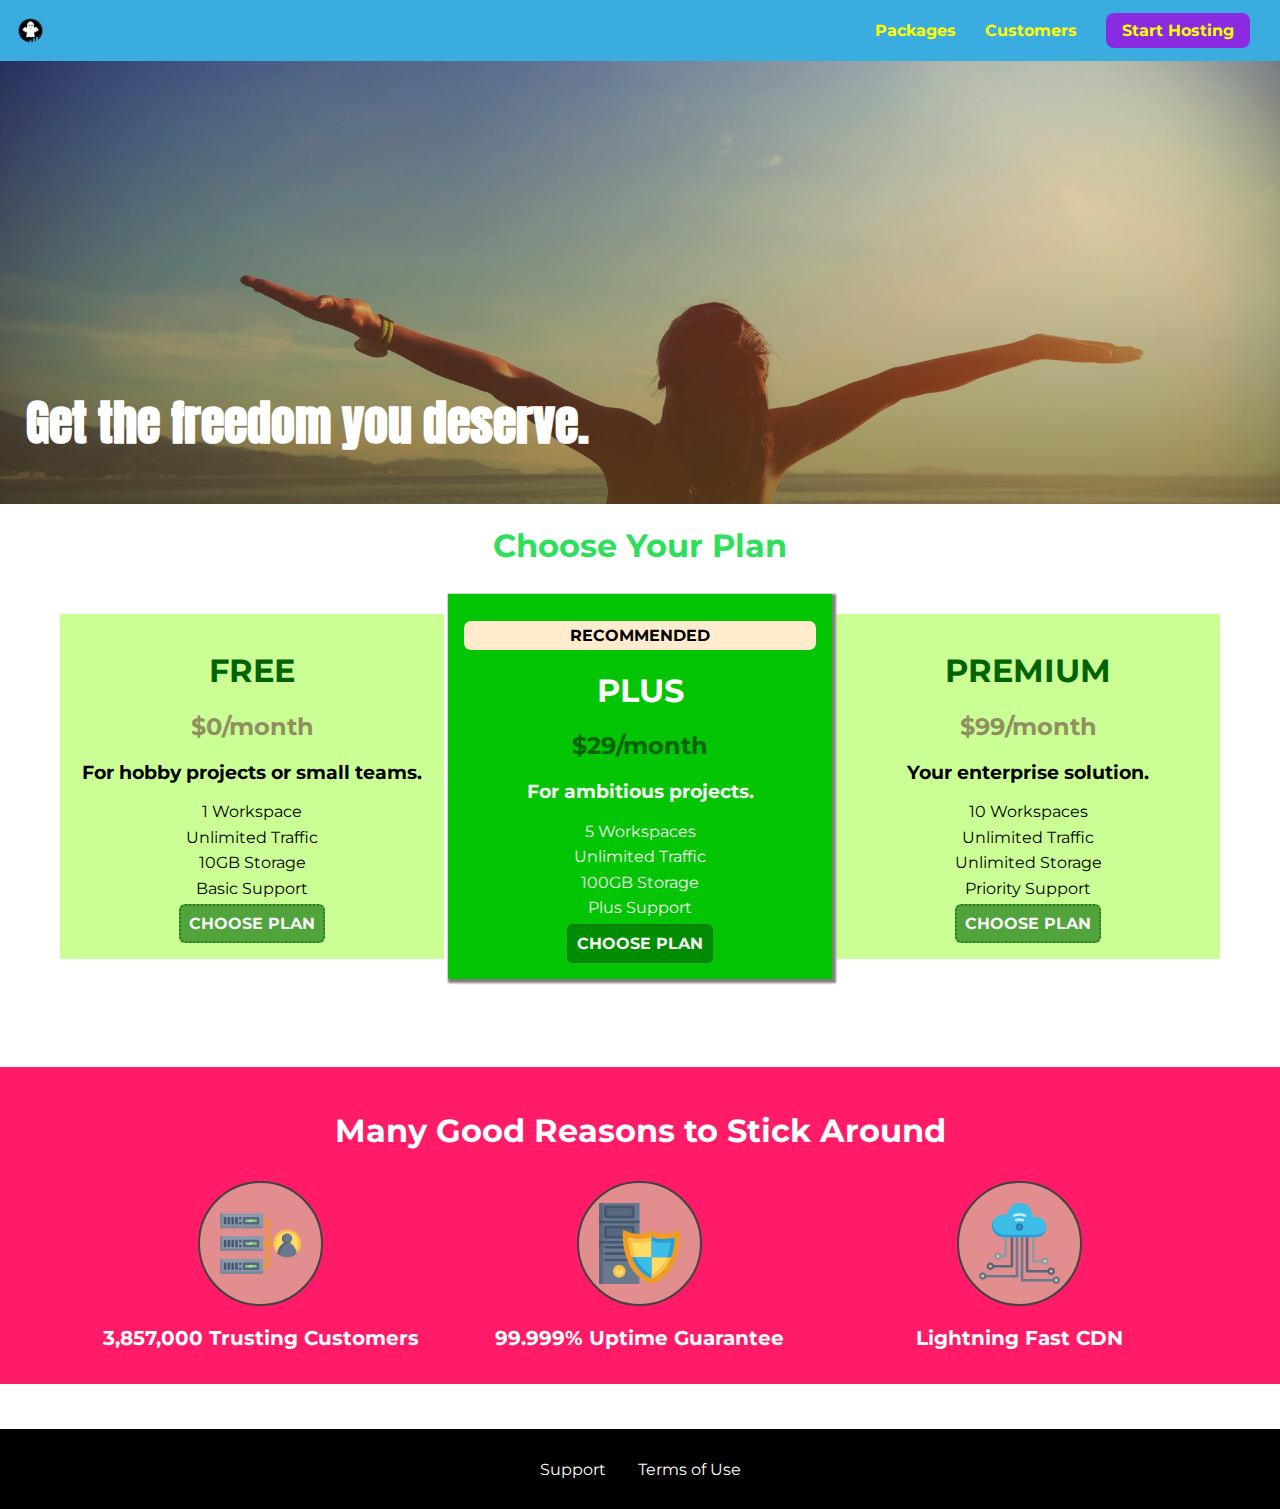
<file: index.html>
<!DOCTYPE html>
<html lang="en">

<head>
    <meta charset="UTF-8">
    <meta http-equiv="X-UA-Compatible" content="ie=edge">
    <meta name="viewport" content="width=device-width, 
    initial-scale=1.0">
    <title>uHost</title>
    <link rel="shortcut icon" href="favicon.png">
    <link href="https://fonts.googleapis.com/css?family=Anton" rel="stylesheet">
    <link href="https://fonts.googleapis.com/css?family=Montserrat:400,700" rel="stylesheet">
    <link rel="stylesheet" href="shared.css">
    <link rel="stylesheet" href="main.css">
</head>

<body>

    <div class="backdrop"></div>
    <div class="modal">
        <h1 class="modal__title">Do you want to continue?</h1>
        <div class="modal__actions">
            <a href="start-hosting/index.html" class="modal__action">Yes!</a>
            <button class="modal__action modal__action--negative" type="button">No!</button>
        </div>
    </div>
    <header class="main-header">
        <div>
            <button class="toggle-button">
                <span class="toggle-button__bar"></span>
                <span class="toggle-button__bar"></span>
                <span class="toggle-button__bar"></span>
            </button>
            <a href="index.html" class="main-brand">
                <img src="./Logo.png" alt="Your new hosting friend - uHost">
            </a>
        </div>
        <nav class="main-nav">
            <ul class="main-nav__items">
                <li class="main-nav__item">
                    <a href="packages/index.html">Packages</a>
                </li>
                <li class="main-nav__item">
                    <a href="customers/index.html">Customers</a>
                </li>
                <li class="main-nav__item main-nav__item--cta">
                    <a href="start-hosting/index.html">Start Hosting</a>
                </li>
            </ul>
        </nav>
    </header>

    <nav class="mobile-nav">
        <ul class="mobile-nav__items">
            <li class="mobile-nav__item">
                <a href="packages/index.html">Packages</a>
            </li>
            <li class="mobile-nav__item">
                <a href="customers/index.html">Customers</a>
            </li>
            <li class="mobile-nav__item mobile-nav__item--cta">
                <a href="start-hosting/index.html">Start Hosting</a>
            </li>
        </ul>
    </nav>

    <main>
        <section id="product-overview">
            <h1>Get the freedom you deserve.</h1>
        </section>
        <section id="plans">
            <h1 class="section-title">Choose Your Plan</h1>
            <div class="plans__list">
                <article class="plan">
                    <h1 class="plan__title">FREE</h1>
                    <h2 class="plan__price">$0/month</h2>
                    <h3>For hobby projects or small teams.</h3>
                    <ul class="plan__features">
                        <li>1 Workspace</li>
                        <li>Unlimited Traffic</li>
                        <li>10GB Storage</li>
                        <li>Basic Support</li>
                    </ul>
                    <div>
                        <button class="button">CHOOSE PLAN</button>
                    </div>
                </article>
                <article class="plan plan--recommended">
                    <h1 class="plan__annotation">RECOMMENDED</h1>
                    <h1 class="plan__title">PLUS</h1>
                    <h2 class="plan__price">$29/month</h2>
                    <h3>For ambitious projects.</h3>
                    <ul class="plan__features">
                        <li>5 Workspaces</li>
                        <li>Unlimited Traffic</li>
                        <li>100GB Storage</li>
                        <li>Plus Support</li>
                    </ul>
                    <div>
                        <button class="button">CHOOSE PLAN</button>
                    </div>
                </article>
                <article class="plan">
                    <h1 class="plan__title">PREMIUM</h1>
                    <h2 class="plan__price">$99/month</h2>
                    <h3>Your enterprise solution.</h3>
                    <ul class="plan__features">
                        <li>10 Workspaces</li>
                        <li>Unlimited Traffic</li>
                        <li>Unlimited Storage</li>
                        <li>Priority Support</li>
                    </ul>
                    <div>
                        <button class="button">CHOOSE PLAN</button>
                    </div>
                </article>
            </div>
        </section>

        <section id="key-features">
            <h1 class="section-title">Many Good Reasons to Stick Around</h1>
            <ul class="key-feature__list">
                <li class="key-feature">
                    <div class="key-feature__image">
                        <svg viewBox="0 0 512 512">
                            <path style="fill:#F09B24;" d="M344,248h-32V112c0-4.418-3.582-8-8-8h-40c-4.418,0-8,3.582-8,8s3.582,8,8,8h32v128h-32  c-4.418,0-8,3.582-8,8s3.582,8,8,8h32v128h-32c-4.418,0-8,3.582-8,8s3.582,8,8,8h40c4.418,0,8-3.582,8-8V264h32c4.418,0,8-3.582,8-8  S348.418,248,344,248z"
                            />
                            <path style="fill:#8E9AA9;" d="M264,64H8c-4.418,0-8,3.582-8,8v80c0,4.418,3.582,8,8,8h256c4.418,0,8-3.582,8-8V72  C272,67.582,268.418,64,264,64z"
                            />
                            <path style="fill:#7C899B;" d="M24,144c-4.418,0-8-3.582-8-8V64H8c-4.418,0-8,3.582-8,8v80c0,4.418,3.582,8,8,8h256  c4.418,0,8-3.582,8-8v-8H24z"
                            />
                            <rect x="152" y="96" style="fill:#B8E3A8;" width="88" height="32" />
                            <g>
                                <polygon style="fill:#7EC97D;" points="152,96 152,128 166,128 198,96  " />
                                <polygon style="fill:#7EC97D;" points="220,96 188,128 240,128 240,96  " />
                            </g>
                            <path style="fill:#56677E;" d="M240,136h-88c-4.418,0-8-3.582-8-8V96c0-4.418,3.582-8,8-8h88c4.418,0,8,3.582,8,8v32  C248,132.418,244.418,136,240,136z M160,120h72v-16h-72V120z"
                            />
                            <g>
                                <path style="fill:#435670;" d="M32,136c-4.418,0-8-3.582-8-8V96c0-4.418,3.582-8,8-8s8,3.582,8,8v32C40,132.418,36.418,136,32,136z   "
                                />
                                <path style="fill:#435670;" d="M56,136c-4.418,0-8-3.582-8-8V96c0-4.418,3.582-8,8-8s8,3.582,8,8v32C64,132.418,60.418,136,56,136z   "
                                />
                                <path style="fill:#435670;" d="M80,136c-4.418,0-8-3.582-8-8V96c0-4.418,3.582-8,8-8s8,3.582,8,8v32C88,132.418,84.418,136,80,136z   "
                                />
                                <path style="fill:#435670;" d="M104,136c-4.418,0-8-3.582-8-8V96c0-4.418,3.582-8,8-8s8,3.582,8,8v32   C112,132.418,108.418,136,104,136z"
                                />
                                <path style="fill:#435670;" d="M128,105c-4.418,0-8-3.582-8-8v-1c0-4.418,3.582-8,8-8s8,3.582,8,8v1   C136,101.418,132.418,105,128,105z"
                                />
                                <path style="fill:#435670;" d="M128,136c-4.418,0-8-3.582-8-8v-1c0-4.418,3.582-8,8-8s8,3.582,8,8v1   C136,132.418,132.418,136,128,136z"
                                />
                            </g>
                            <path style="fill:#8E9AA9;" d="M264,208H8c-4.418,0-8,3.582-8,8v80c0,4.418,3.582,8,8,8h256c4.418,0,8-3.582,8-8v-80  C272,211.582,268.418,208,264,208z"
                            />
                            <path style="fill:#7C899B;" d="M24,288c-4.418,0-8-3.582-8-8v-72H8c-4.418,0-8,3.582-8,8v80c0,4.418,3.582,8,8,8h256  c4.418,0,8-3.582,8-8v-8H24z"
                            />
                            <rect x="152" y="240" style="fill:#B8E3A8;" width="88" height="32" />
                            <g>
                                <polygon style="fill:#7EC97D;" points="152,240 152,272 166,272 198,240  " />
                                <polygon style="fill:#7EC97D;" points="220,240 188,272 240,272 240,240  " />
                            </g>
                            <path style="fill:#56677E;" d="M240,280h-88c-4.418,0-8-3.582-8-8v-32c0-4.418,3.582-8,8-8h88c4.418,0,8,3.582,8,8v32  C248,276.418,244.418,280,240,280z M160,264h72v-16h-72V264z"
                            />
                            <g>
                                <path style="fill:#435670;" d="M32,280c-4.418,0-8-3.582-8-8v-32c0-4.418,3.582-8,8-8s8,3.582,8,8v32C40,276.418,36.418,280,32,280   z"
                                />
                                <path style="fill:#435670;" d="M56,280c-4.418,0-8-3.582-8-8v-32c0-4.418,3.582-8,8-8s8,3.582,8,8v32C64,276.418,60.418,280,56,280   z"
                                />
                                <path style="fill:#435670;" d="M80,280c-4.418,0-8-3.582-8-8v-32c0-4.418,3.582-8,8-8s8,3.582,8,8v32C88,276.418,84.418,280,80,280   z"
                                />
                                <path style="fill:#435670;" d="M104,280c-4.418,0-8-3.582-8-8v-32c0-4.418,3.582-8,8-8s8,3.582,8,8v32   C112,276.418,108.418,280,104,280z"
                                />
                                <path style="fill:#435670;" d="M128,249c-4.418,0-8-3.582-8-8v-1c0-4.418,3.582-8,8-8s8,3.582,8,8v1   C136,245.418,132.418,249,128,249z"
                                />
                                <path style="fill:#435670;" d="M128,280c-4.418,0-8-3.582-8-8v-1c0-4.418,3.582-8,8-8s8,3.582,8,8v1   C136,276.418,132.418,280,128,280z"
                                />
                            </g>
                            <path style="fill:#8E9AA9;" d="M264,352H8c-4.418,0-8,3.582-8,8v80c0,4.418,3.582,8,8,8h256c4.418,0,8-3.582,8-8v-80  C272,355.582,268.418,352,264,352z"
                            />
                            <path style="fill:#7C899B;" d="M24,432c-4.418,0-8-3.582-8-8v-72H8c-4.418,0-8,3.582-8,8v80c0,4.418,3.582,8,8,8h256  c4.418,0,8-3.582,8-8v-8H24z"
                            />
                            <rect x="152" y="384" style="fill:#B8E3A8;" width="88" height="32" />
                            <g>
                                <polygon style="fill:#7EC97D;" points="152,384 152,416 166,416 198,384  " />
                                <polygon style="fill:#7EC97D;" points="220,384 188,416 240,416 240,384  " />
                            </g>
                            <path style="fill:#56677E;" d="M240,424h-88c-4.418,0-8-3.582-8-8v-32c0-4.418,3.582-8,8-8h88c4.418,0,8,3.582,8,8v32  C248,420.418,244.418,424,240,424z M160,408h72v-16h-72V408z"
                            />
                            <g>
                                <path style="fill:#435670;" d="M32,424c-4.418,0-8-3.582-8-8v-32c0-4.418,3.582-8,8-8s8,3.582,8,8v32C40,420.418,36.418,424,32,424   z"
                                />
                                <path style="fill:#435670;" d="M56,424c-4.418,0-8-3.582-8-8v-32c0-4.418,3.582-8,8-8s8,3.582,8,8v32C64,420.418,60.418,424,56,424   z"
                                />
                                <path style="fill:#435670;" d="M80,424c-4.418,0-8-3.582-8-8v-32c0-4.418,3.582-8,8-8s8,3.582,8,8v32C88,420.418,84.418,424,80,424   z"
                                />
                                <path style="fill:#435670;" d="M104,424c-4.418,0-8-3.582-8-8v-32c0-4.418,3.582-8,8-8s8,3.582,8,8v32   C112,420.418,108.418,424,104,424z"
                                />
                                <path style="fill:#435670;" d="M128,393c-4.418,0-8-3.582-8-8v-1c0-4.418,3.582-8,8-8s8,3.582,8,8v1   C136,389.418,132.418,393,128,393z"
                                />
                                <path style="fill:#435670;" d="M128,424c-4.418,0-8-3.582-8-8v-1c0-4.418,3.582-8,8-8s8,3.582,8,8v1   C136,420.418,132.418,424,128,424z"
                                />
                            </g>
                            <path style="fill:#F7C14D;" d="M424,168c-48.523,0-88,39.477-88,88s39.477,88,88,88s88-39.477,88-88S472.523,168,424,168z" />
                            <path style="fill:#FFDB66;" d="M424,184c-39.701,0-72,32.299-72,72s32.299,72,72,72s72-32.299,72-72S463.701,184,424,184z" />
                            <path style="fill:#69788D;" d="M484.893,314.16C476.393,274.588,451.922,248,424,248s-52.393,26.588-60.893,66.16  c-0.605,2.82,0.354,5.749,2.511,7.664C381.731,336.124,402.465,344,424,344s42.269-7.876,58.381-22.176  C484.539,319.909,485.498,316.98,484.893,314.16z"
                            />
                            <path style="fill:#56677E;" d="M434.053,249.171C430.768,248.403,427.411,248,424,248c-27.922,0-52.393,26.588-60.893,66.16  c-0.605,2.82,0.354,5.749,2.511,7.664c3.383,3.002,6.979,5.703,10.734,8.125C384.904,286.243,407.373,255.378,434.053,249.171z"
                            />
                            <path style="fill:#69788D;" d="M424,192c-17.645,0-32,14.355-32,32s14.355,32,32,32s32-14.355,32-32S441.645,192,424,192z" />
                            <path style="fill:#56677E;" d="M432,248c-17.645,0-32-14.355-32-32c0-6.783,2.128-13.076,5.742-18.258  C397.444,203.53,392,213.138,392,224c0,17.645,14.355,32,32,32c10.862,0,20.471-5.444,26.258-13.742  C445.076,245.872,438.783,248,432,248z"
                            />

                        </svg>
  
                    </div>
                    <p class="key-feature__desc">3,857,000 Trusting Customers</p>
                </li>
                <li class="key-feature">
                    <div class="key-feature__image">
                        <svg viewBox="0 0 512 512">
                            <path style="fill:#69788D;" d="M248,0H8C3.582,0,0,3.582,0,8v496c0,4.418,3.582,8,8,8h240c4.418,0,8-3.582,8-8V8  C256,3.582,252.418,0,248,0z"
                            />
                            <path style="fill:#56677E;" d="M24,504V8c0-4.418,3.582-8,8-8H8C3.582,0,0,3.582,0,8v496c0,4.418,3.582,8,8,8h24  C27.582,512,24,508.418,24,504z"
                            />
                            <g>
                                <rect x="0" y="112" style="fill:#435670;" width="256" height="16" />
                                <rect x="0" y="240" style="fill:#435670;" width="256" height="16" />
                            </g>
                            <path style="fill:#F7C14D;" d="M128,392c-22.056,0-40,17.944-40,40s17.944,40,40,40s40-17.944,40-40S150.056,392,128,392z" />
                            <path style="fill:#FFDB66;" d="M128,408c-13.233,0-24,10.767-24,24s10.767,24,24,24s24-10.767,24-24S141.233,408,128,408z" />
                            <path style="fill:#F7C14D;" d="M128,392c-2.739,0-5.414,0.278-8,0.805V424c0,4.418,3.582,8,8,8c4.418,0,8-3.582,8-8v-31.195  C133.414,392.278,130.739,392,128,392z"
                            />
                            <g>
                                <path style="fill:#435670;" d="M216,288H40c-4.418,0-8-3.582-8-8s3.582-8,8-8h176c4.418,0,8,3.582,8,8S220.418,288,216,288z"
                                />
                                <path style="fill:#435670;" d="M216,328H40c-4.418,0-8-3.582-8-8s3.582-8,8-8h176c4.418,0,8,3.582,8,8S220.418,328,216,328z"
                                />
                                <path style="fill:#435670;" d="M216,368H40c-4.418,0-8-3.582-8-8s3.582-8,8-8h176c4.418,0,8,3.582,8,8S220.418,368,216,368z"
                                />
                                <path style="fill:#435670;" d="M216,16H40c-4.418,0-8,3.582-8,8v64c0,4.418,3.582,8,8,8h176c4.418,0,8-3.582,8-8V24   C224,19.582,220.418,16,216,16z"
                                />
                            </g>
                            <rect x="48" y="32" style="fill:#56677E;" width="160" height="48" />
                            <path style="fill:#435670;" d="M216,144H40c-4.418,0-8,3.582-8,8v64c0,4.418,3.582,8,8,8h176c4.418,0,8-3.582,8-8v-64  C224,147.582,220.418,144,216,144z"
                            />
                            <rect x="48" y="160" style="fill:#56677E;" width="160" height="48" />
                            <path style="fill:#F09B24;" d="M511.747,180.237c-0.194-6.537-8.107-10.107-13.135-5.894c-5.6,4.693-42.904,21.282-98.514,21.282  c-33.45,0-64.625-20.999-64.929-21.206c-2.9-1.991-6.764-1.85-9.512,0.346c-2.677,2.135-27.201,20.86-63.793,20.86  c-55.607,0-92.914-16.589-98.515-21.282c-5.028-4.211-12.941-0.645-13.135,5.894c-1.634,54.834,4.655,105.941,18.693,151.903  c12.096,39.604,29.759,74.047,52.497,102.373c27.538,34.304,62.743,59.882,104.66,76.045c3.069,1.918,6.757,1.921,9.83,0  c41.917-16.163,77.122-41.741,104.66-76.045c22.738-28.326,40.401-62.77,52.497-102.373  C507.092,286.179,513.381,235.071,511.747,180.237z"
                            />
                            <path style="fill:#F7C14D;" d="M476.21,221.226c-1.953-1.631-4.568-2.235-7.036-1.628c-21.686,5.327-44.926,8.028-69.075,8.028  c-25.926,0-49.633-8.975-64.955-16.504c-2.307-1.134-5.016-1.091-7.284,0.116c-14.059,7.477-36.919,16.388-65.994,16.388  c-24.153,0-47.394-2.701-69.075-8.028c-5.155-1.268-10.221,2.966-9.894,8.261c2.077,33.693,7.668,65.635,16.616,94.935  c22.774,74.565,66.139,126.334,128.888,153.868c2.032,0.891,4.397,0.891,6.43,0c61.777-27.107,104.716-78.876,127.62-153.868  c8.948-29.3,14.539-61.241,16.616-94.935C479.224,225.319,478.163,222.856,476.21,221.226z"
                            />
                            <path style="fill:#FFDB66;" d="M331.609,451.727c-52.604-25.289-89.304-70.987-109.144-135.944  c-6.532-21.39-11.162-44.336-13.82-68.447c17.133,2.852,34.952,4.291,53.22,4.291c29.394,0,53.376-7.793,69.978-15.561  c17.44,7.736,41.656,15.561,68.256,15.561c18.267,0,36.085-1.439,53.219-4.291c-2.659,24.112-7.288,47.06-13.82,68.448  C419.545,381.108,383.27,426.805,331.609,451.727z"
                            />
                            <g>
                                <path style="fill:#2C9DD4;" d="M479.066,227.858c0.157-2.539-0.903-5.002-2.856-6.633s-4.568-2.235-7.036-1.628   c-21.686,5.327-44.926,8.028-69.075,8.028c-25.926,0-49.633-8.975-64.955-16.504c-1.057-0.52-2.2-0.78-3.345-0.806l-0.072,133.351   h123.601c2.556-6.746,4.933-13.702,7.123-20.874C471.398,293.493,476.989,261.552,479.066,227.858z"
                                />
                                <path style="fill:#2C9DD4;" d="M206.658,343.667c24.153,63.42,65.028,108.108,121.743,132.995c1.031,0.452,2.147,0.673,3.263,0.666   l0.063-133.661H206.658z"
                                />
                            </g>
                            <g>
                                <path style="fill:#3CBDE8;" d="M439.497,315.783c6.532-21.389,11.161-44.336,13.82-68.448c-17.134,2.852-34.952,4.291-53.219,4.291   c-26.6,0-50.815-7.824-68.256-15.561l-0.116,107.601h97.758C433.179,334.807,436.524,325.518,439.497,315.783z"
                                />
                                <path style="fill:#3CBDE8;" d="M232.523,343.667c21.144,50.298,54.363,86.56,99.087,108.06l0.117-108.06H232.523z" />
                            </g>
                        </svg>
                    </div>
                    <p class="key-feature__desc">99.999% Uptime Guarantee</p>
                </li>
                <li class="key-feature">
                    <div class="key-feature__image">
                        <svg viewBox="0 0 512 512">
                            <path style="fill:#8E9AA9;" d="M168,200c-4.418,0-8,3.582-8,8v120h-17.376c-3.302-9.311-12.194-16-22.624-16  c-13.234,0-24,10.767-24,24s10.766,24,24,24c10.429,0,19.321-6.689,22.624-16H168c4.418,0,8-3.582,8-8V208  C176,203.582,172.418,200,168,200z"
                            />
                            <path style="fill:#FFDB66;" d="M120,328c-4.411,0-8,3.589-8,8s3.589,8,8,8s8-3.589,8-8S124.411,328,120,328z" />
                            <path style="fill:#56677E;" d="M208,200c-4.418,0-8,3.582-8,8v184H94.624C91.322,382.689,82.43,376,72,376  c-13.234,0-24,10.767-24,24s10.766,24,24,24c10.429,0,19.321-6.689,22.624-16H208c4.418,0,8-3.582,8-8V208  C216,203.582,212.418,200,208,200z"
                            />
                            <path style="fill:#FFDB66;" d="M72,392c-4.411,0-8,3.589-8,8s3.589,8,8,8s8-3.589,8-8S76.411,392,72,392z" />
                            <path style="fill:#69788D;" d="M240,208c-4.418,0-8,3.582-8,8v239H47.24c-2.671-10.34-12.078-18-23.24-18c-13.234,0-24,10.767-24,24  s10.766,24,24,24c9.666,0,18.009-5.747,21.809-14H240c4.418,0,8-3.582,8-8V216C248,211.582,244.418,208,240,208z"
                            />
                            <path style="fill:#FFDB66;" d="M24,453c-4.411,0-8,3.589-8,8s3.589,8,8,8s8-3.589,8-8S28.411,453,24,453z" />
                            <path style="fill:#69788D;" d="M488,464c-10.429,0-19.321,6.689-22.624,16H280V208c0-4.418-3.582-8-8-8s-8,3.582-8,8v280  c0,4.418,3.582,8,8,8h193.376c3.302,9.311,12.194,16,22.624,16c13.234,0,24-10.767,24-24S501.234,464,488,464z"
                            />
                            <path style="fill:#FFDB66;" d="M488,480c-4.411,0-8,3.589-8,8s3.589,8,8,8s8-3.589,8-8S492.411,480,488,480z" />
                            <path style="fill:#56677E;" d="M456,408c-10.429,0-19.321,6.689-22.624,16H312V208c0-4.418-3.582-8-8-8s-8,3.582-8,8v224  c0,4.418,3.582,8,8,8h129.376c3.302,9.311,12.194,16,22.624,16c13.234,0,24-10.767,24-24S469.234,408,456,408z"
                            />
                            <path style="fill:#FFDB66;" d="M456,424c-4.411,0-8,3.589-8,8s3.589,8,8,8s8-3.589,8-8S460.411,424,456,424z" />
                            <path style="fill:#8E9AA9;" d="M416,344c-10.429,0-19.321,6.689-22.624,16H352V208c0-4.418-3.582-8-8-8s-8,3.582-8,8v160  c0,4.418,3.582,8,8,8h49.376c3.302,9.311,12.194,16,22.624,16c13.234,0,24-10.767,24-24S429.234,344,416,344z"
                            />
                            <path style="fill:#FFDB66;" d="M416,360c-4.411,0-8,3.589-8,8s3.589,8,8,8s8-3.589,8-8S420.411,360,416,360z" />
                            <path style="fill:#3CBDE8;" d="M362,88c-8.741,0-17.231,1.751-25.06,5.085C337.646,88.797,338,84.43,338,80  c0-44.112-35.888-80-80-80c-42.823,0-77.895,33.816-79.909,76.149C170.393,73.415,162.244,72,154,72c-39.701,0-72,32.299-72,72  s32.299,72,72,72h208c35.29,0,64-28.71,64-64S397.29,88,362,88z"
                            />
                            <path style="fill:#2C9DD4;" d="M368,200H160c-39.701,0-72-32.299-72-72c0-5.863,0.721-11.559,2.05-17.019  C84.918,120.88,82,132.102,82,144c0,39.701,32.299,72,72,72h208c30.389,0,55.88-21.296,62.379-49.743  C413.565,186.327,392.352,200,368,200z"
                            />
                            <path style="fill:#2A7DB5;" d="M256,128c-13.234,0-24,10.767-24,24s10.766,24,24,24c13.233,0,24-10.767,24-24S269.233,128,256,128z"
                            />
                            <path style="fill:#2C9DD4;" d="M256,144c-4.411,0-8,3.589-8,8s3.589,8,8,8c4.411,0,8-3.589,8-8S260.411,144,256,144z" />
                            <g>
                                <path style="fill:#C5F1FA;" d="M221.755,87.695c-2.994,0-5.864-1.688-7.233-4.572c-1.894-3.991-0.194-8.763,3.798-10.657   C230.157,66.849,242.834,64,256,64c13.166,0,25.844,2.849,37.68,8.466c3.992,1.895,5.692,6.666,3.798,10.657   s-6.666,5.692-10.657,3.798C277.144,82.328,266.774,80,256,80c-10.774,0-21.144,2.328-30.821,6.921   C224.072,87.446,222.904,87.695,221.755,87.695z"
                                />
                                <path style="fill:#C5F1FA;" d="M276.545,116.618c-1.148,0-2.316-0.249-3.424-0.774C267.745,113.293,261.985,112,256,112   c-5.985,0-11.745,1.293-17.121,3.844c-3.991,1.895-8.763,0.192-10.657-3.798c-1.894-3.992-0.193-8.764,3.798-10.657   C239.557,97.813,247.625,96,256,96c8.376,0,16.444,1.813,23.98,5.389c3.991,1.894,5.692,6.665,3.798,10.657   C282.41,114.93,279.539,116.618,276.545,116.618z"
                                />
                            </g>

                        </svg>
                    </div>
                    <p class="key-feature__desc">Lightning Fast CDN</p>
                </li>
            </ul>
        </section>
    </main>

    <footer class="main-footer">
        <nav>
            <ul class="main-footer__links">
                <li class="main-footer__link">
                    <a href="#">Support</a>
                </li>
                <li class="main-footer__link">
                    <a href="#">Terms of Use</a>
                </li>
            </ul>
        </nav>
    </footer>
    <script src="./shared.js"></script>
</body>

</html>
</file>
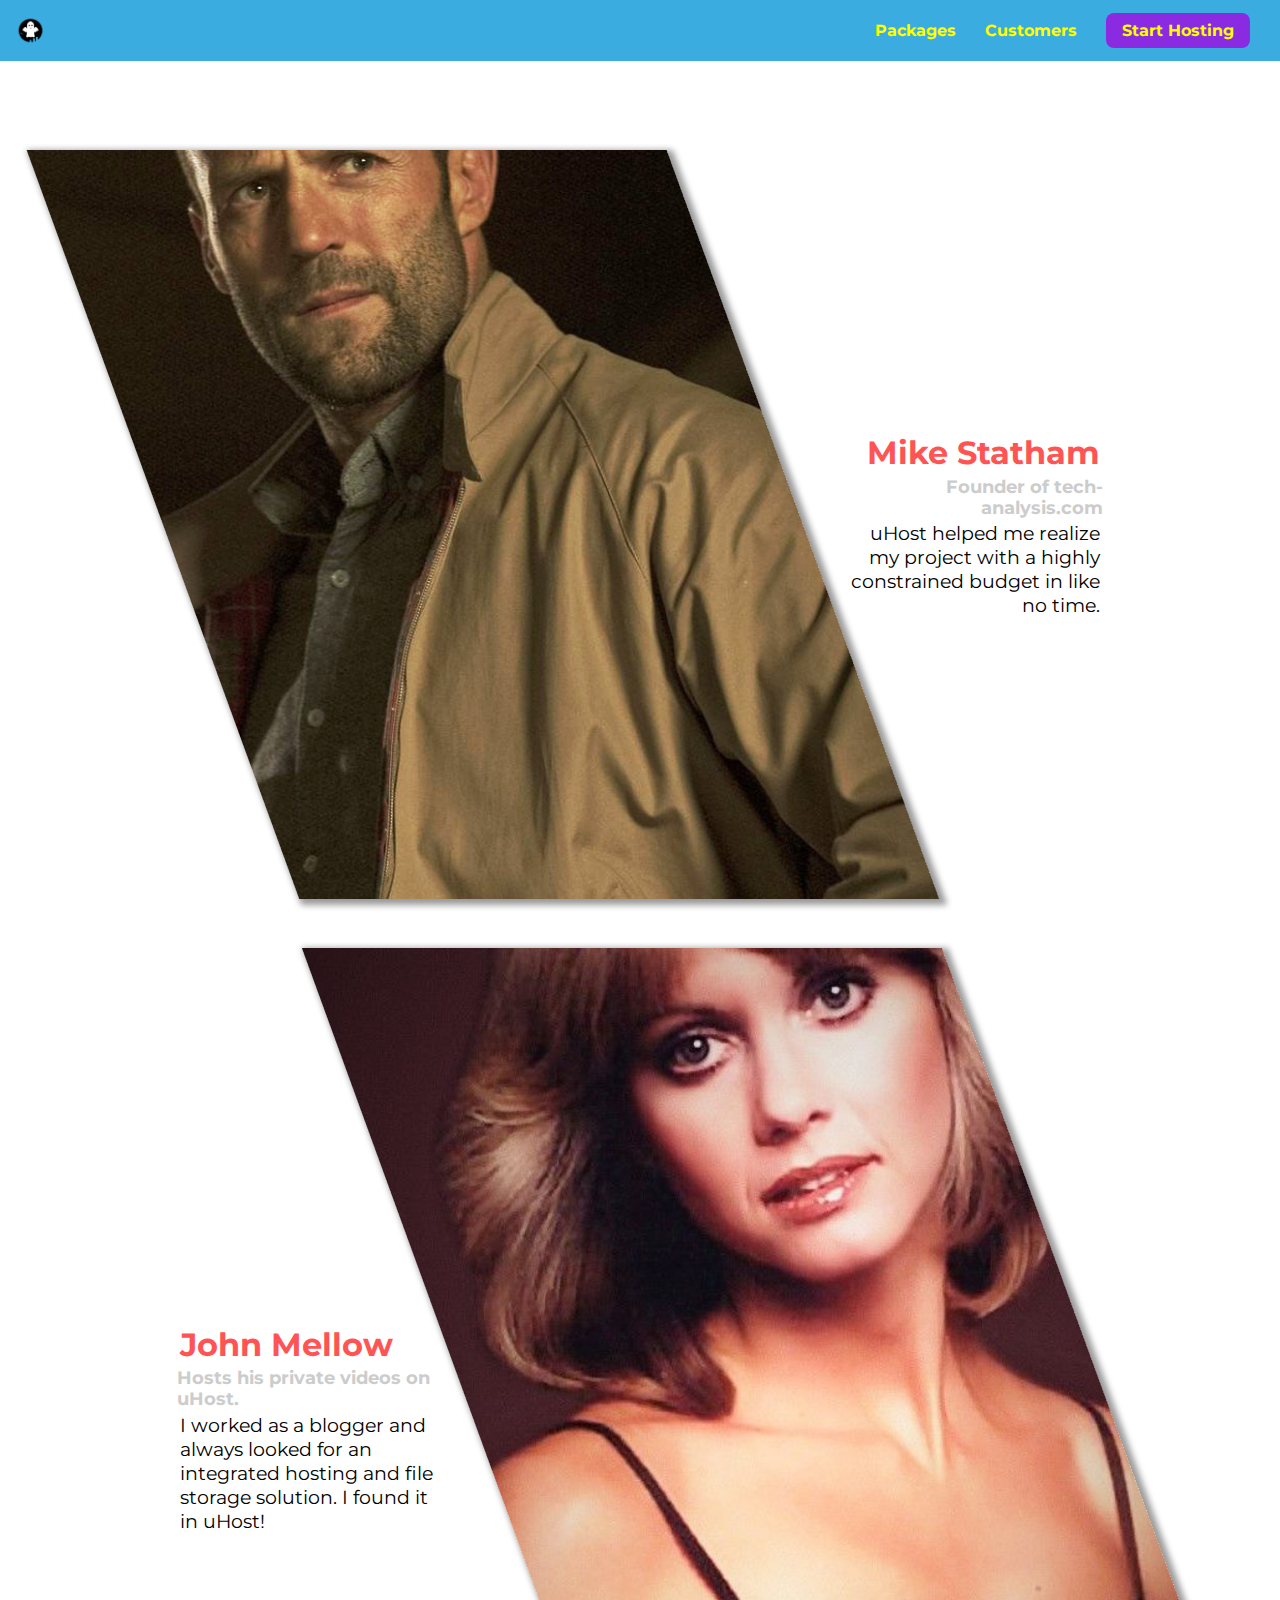
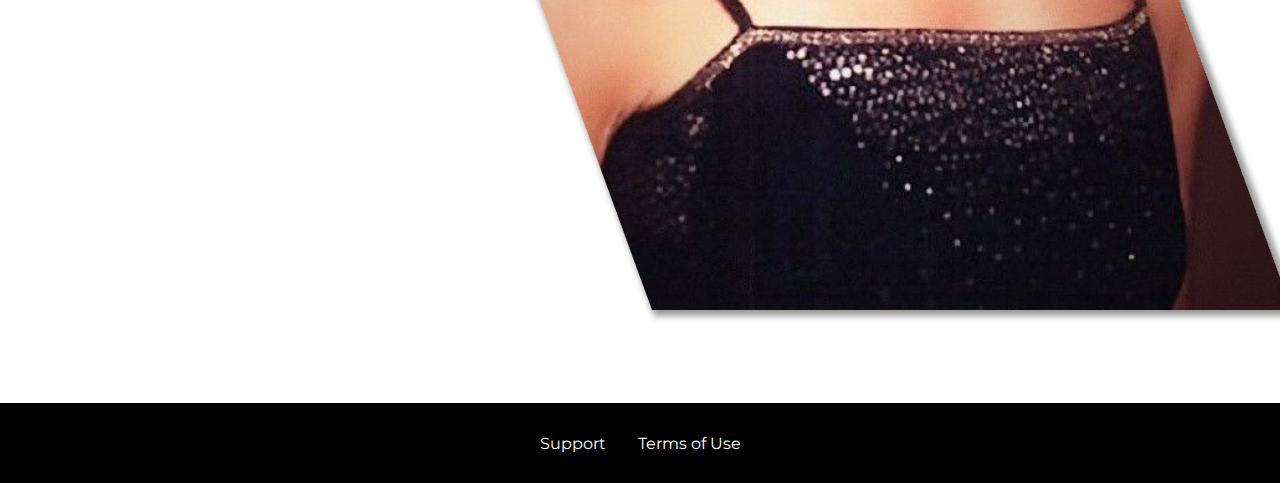
<file: customers/index.html>
<!DOCTYPE html>
<html lang="en">

<head>
    <meta charset="UTF-8">
    <meta name="viewport" content="width=device-width, initial-scale=1.0">
    <meta http-equiv="X-UA-Compatible" content="ie=edge">
    <title>uHost Customers</title>
    <link rel="shortcut icon" href="../favicon.png">
    <link href="https://fonts.googleapis.com/css?family=Anton|Montserrat:400,700" rel="stylesheet">
    <link rel="stylesheet" href="../shared.css">
    <link rel="stylesheet" href="customers.css">
</head>

<body>

    <div class="backdrop"></div>
    <header class="main-header">
        <div>
            <button class="toggle-button">
                <span class="toggle-button__bar"></span>
                <span class="toggle-button__bar"></span>
                <span class="toggle-button__bar"></span>
            </button>
            <a href="../index.html" class="main-brand">
                <img src="../Logo.png" alt="Your new hosting friend - uHost">
            </a>
        </div>
        <nav class="main-nav">
            <ul class="main-nav__items">
                <li class="main-nav__item">
                    <a href="../packages/index.html">Packages</a>
                </li>
                <li class="main-nav__item">
                    <a href="index.html">Customers</a>
                </li>
                <li class="main-nav__item main-nav__item--cta">
                    <a href="../start-hosting/index.html">Start Hosting</a>
                </li>
            </ul>
        </nav>
    </header>

    <nav class="mobile-nav">
        <ul class="mobile-nav__items">
            <li class="mobile-nav__item">
                <a href="../packages/index.html">Packages</a>
            </li>
            <li class="mobile-nav__item">
                <a href="index.html">Customers</a>
            </li>
            <li class="mobile-nav__item mobile-nav__item--cta">
                <a href="../start-hosting/index.html">Start Hosting</a>
            </li>
        </ul>
    </nav>

    <main>
        <div>
            <div class="testimonial" id="customer-1">
                <div class="testimonial__image-container">
                    <img class="testimonial__image" src="customer-1.jpg" alt="Mike Statham - Customer">
                </div>
                <div class="testimonial__info">
                    <h1 class="testimonial__name">Mike Statham</h1>
                    <h2 class="testimonial__subtitle">Founder of
                        <a href="tech-analysis.com">tech-analysis.com</a>
                    </h2>
                    <p class="testimonial__text">uHost helped me realize my project with a highly constrained budget in like no time.</p>
                </div>
            </div>
            <div class="testimonial" id="customer-2">

                <div class="testimonial__info">
                    <h1 class="testimonial__name">John Mellow</h1>
                    <h2 class="testimonial__subtitle">Hosts his private videos on uHost.
                    </h2>
                    <p class="testimonial__text">I worked as a blogger and always looked for an integrated hosting and file storage solution. I found
                        it in uHost!
                    </p>
                </div>
                <div class="testimonial__image-container">
                    <img class="testimonial__image" src="customer-2.jpg" alt="John Mellow - Customer">
                </div>
            </div>
        </div>
    </main>
    <footer class="main-footer">
        <nav>
            <ul class="main-footer__links">
                <li class="main-footer__link">
                    <a href="#">Support</a>
                </li>
                <li class="main-footer__link">
                    <a href="#">Terms of Use</a>
                </li>
            </ul>
        </nav>
    </footer>
    <script src="../shared.js"></script>
</body>

</html>
</file>
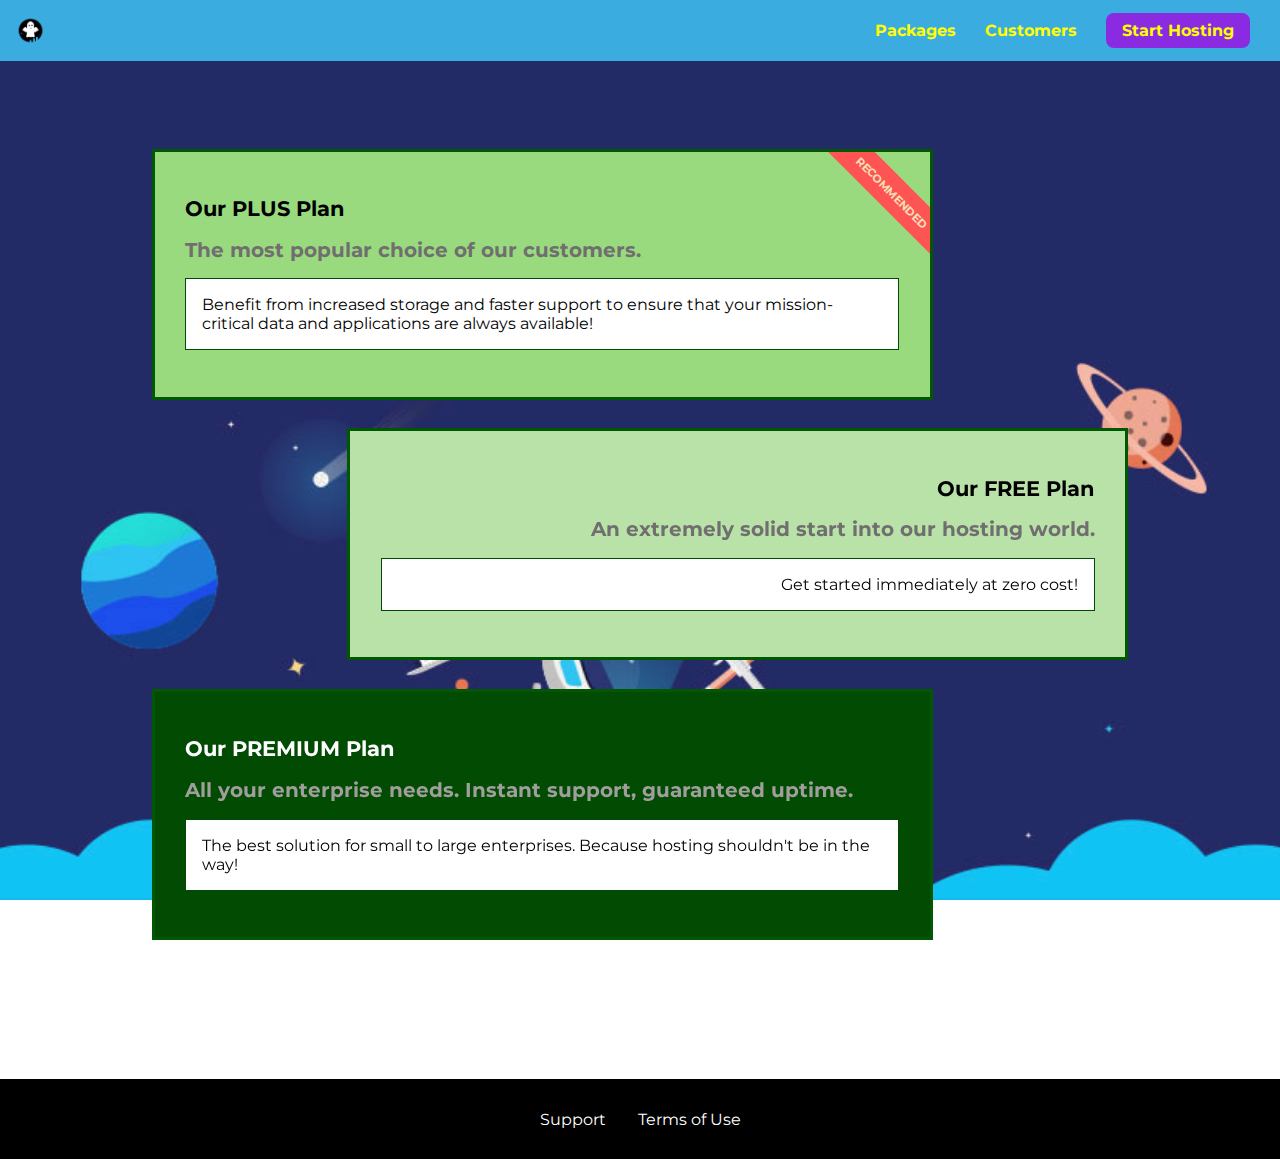
<file: packages/index.html>
<!DOCTYPE html>
<html lang="en">

<head>
    <meta charset="UTF-8">
    <meta http-equiv="X-UA-Compatible" content="ie=edge">
    <meta name="viewport" content="width=device-width, 
    initial-scale=1.0">
    <title>uHost</title>
    <link rel="shortcut icon" href="../favicon.png">
    <link href="https://fonts.googleapis.com/css?family=Montserrat:400,700" rel="stylesheet">
    <link rel="stylesheet" href="../shared.css">
    <link rel="stylesheet" href="packages.css">
</head>

<body>

    <div class="backdrop"></div>
    <div class="bg"></div>
    <header class="main-header">
        <div>
            <button class="toggle-button">
                <span class="toggle-button__bar"></span>
                <span class="toggle-button__bar"></span>
                <span class="toggle-button__bar"></span>
            </button>
            <a href="../index.html" class="main-brand">
                <img src="../Logo.png" alt="Your new hosting friend - uHost">
            </a>
        </div>
        <nav class="main-nav">
            <ul class="main-nav__items">
                <li class="main-nav__item">
                    <a href="index.html">Packages</a>
                </li>
                <li class="main-nav__item">
                    <a href="../customers/index.html">Customers</a>
                </li>
                <li class="main-nav__item main-nav__item--cta">
                    <a href="../start-hosting/index.html">Start Hosting</a>
                </li>
            </ul>
        </nav>
    </header>

    <nav class="mobile-nav">
        <ul class="mobile-nav__items">
            <li class="mobile-nav__item">
                <a href="index.html">Packages</a>
            </li>
            <li class="mobile-nav__item">
                <a href="../customers/index.html">Customers</a>
            </li>
            <li class="mobile-nav__item mobile-nav__item--cta">
                <a href="../start-hosting/index.html">Start Hosting</a>
            </li>
        </ul>
    </nav>

    <main>
        <section class="plan plan-plus">
            <a href="#">
                <h1 class="plan__header">Our PLUS Plan</h1>
                <h2 class="plan__badge">RECOMMENDED</h2>
                <h2 class="plan__header-2">The most popular choice of our customers.</h2>
                <p class="plan__desc">Benefit from increased storage and faster support to ensure that your mission-critical data and applications
                    are always available!</p>
            </a>
        </section>
        <section class="plan plan-free">
            <a href="#">
                <h1 class="plan__header">Our FREE Plan</h1>
                <h2 class="plan__header-2">An extremely solid start into our hosting world.</h2>
                <p class="plan__desc">Get started immediately at zero cost!</p>
            </a>
        </section>
        <div class="clearfloats"></div>
        <section class="plan plan-premium">
            <a href="#">
                <h1 class="plan__header">Our PREMIUM Plan</h1>
                <h2 class="plan__header-2">All your enterprise needs. Instant support, guaranteed uptime. </h2>
                <p class="plan__desc">The best solution for small to large enterprises. Because hosting shouldn't be in the way!</p>
            </a>
        </section>
    </main>

    <footer class="main-footer">
        <nav>
            <ul class="main-footer__links">
                <li class="main-footer__link">
                    <a href="#">Support</a>
                </li>
                <li class="main-footer__link">
                    <a href="#">Terms of Use</a>
                </li>
            </ul>
        </nav>
    </footer>
    <script src="../shared.js"></script>
</body>

</html>
</file>
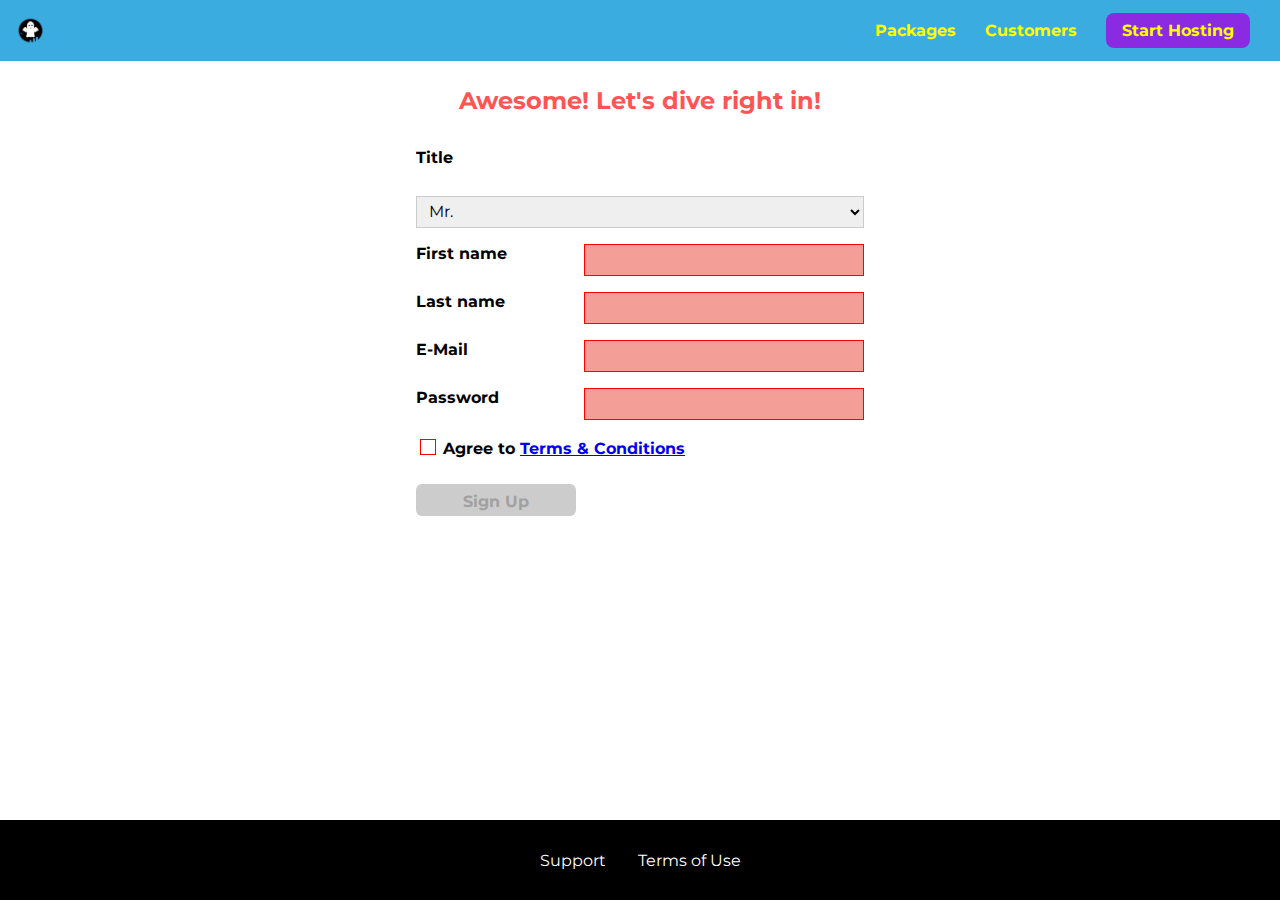
<file: start-hosting/index.html>
<!DOCTYPE html>
<html lang="en">

<head>
    <meta charset="UTF-8">
    <meta http-equiv="X-UA-Compatible" content="ie=edge">
    <meta name="viewport" content="width=device-width, 
    initial-scale=1.0">
    <title>uHost SignUp</title>
    <link rel="shortcut icon" href="../favicon.png">
    <link href="https://fonts.googleapis.com/css?family=Anton" rel="stylesheet">
    <link href="https://fonts.googleapis.com/css?family=Montserrat:400,700" rel="stylesheet">
    <link rel="stylesheet" href="../shared.css">
    <link rel="stylesheet" href="start-hosting.css">
</head>

<body>

    <div class="backdrop"></div>
    <!-- <div class="modal">
        <h1 class="modal__title">Do you want to continue?</h1>
        <div class="modal__actions">
            <a href="start-hosting/index.html" class="modal__action">Yes!</a>
            <button class="modal__action modal__action--negative" type="button">No!</button>
        </div>
    </div> -->
    <header class="main-header">
        <div>
            <button class="toggle-button">
                <span class="toggle-button__bar"></span>
                <span class="toggle-button__bar"></span>
                <span class="toggle-button__bar"></span>
            </button>
            <a href="../index.html" class="main-brand">
                <img src="../Logo.png" alt="Your new hosting friend - uHost">
            </a>
        </div>
        <nav class="main-nav">
            <ul class="main-nav__items">
                <li class="main-nav__item">
                    <a href="../packages/index.html">Packages</a>
                </li>
                <li class="main-nav__item">
                    <a href="../customers/index.html">Customers</a>
                </li>
                <li class="main-nav__item main-nav__item--cta">
                    <a href="index.html">Start Hosting</a>
                </li>
            </ul>
        </nav>
    </header>

    <nav class="mobile-nav">
        <ul class="mobile-nav__items">
            <li class="mobile-nav__item">
                <a href="../packages/index.html">Packages</a>
            </li>
            <li class="mobile-nav__item">
                <a href="../customers/index.html">Customers</a>
            </li>
            <li class="mobile-nav__item mobile-nav__item--cta">
                <a href="index.html">Start Hosting</a>
            </li>
        </ul>
    </nav>

    <main class="signup-page">
        <h1 class="signup-title">Awesome! Let's dive right in!</h1>
        <form action="index.html" class="signup-form">
            <label for="title">Title</label>
            <select id="title">
                <option value="mr">Mr.</option>
                <option value="ms">Ms.</option>
            </select>
            <label for="first-name">First name</label>
            <input type="text" id="first-name" required>
            <label for="last-name">Last name</label>
            <input type="text" id="last-name" required>
            <label for="email">E-Mail</label>
            <input type="email" id="email" required>
            <label for="password">Password</label>
            <input type="password" id="password" required>
            <div class="signup-form__checkbox">
                <input type="checkbox" id="agree-terms" required>
                <label for="agree-terms">Agree to
                    <a href="#">Terms &amp; Conditions</a>
                </label>
            </div>
            <button type="submit" class="button" disabled>Sign Up</button>
        </form>
    </main>

    <footer class="main-footer">
        <nav>
            <ul class="main-footer__links">
                <li class="main-footer__link">
                    <a href="#">Support</a>
                </li>
                <li class="main-footer__link">
                    <a href="#">Terms of Use</a>
                </li>
            </ul>
        </nav>
    </footer>
    <script src="../shared.js"></script>
</body>

</html>
</file>
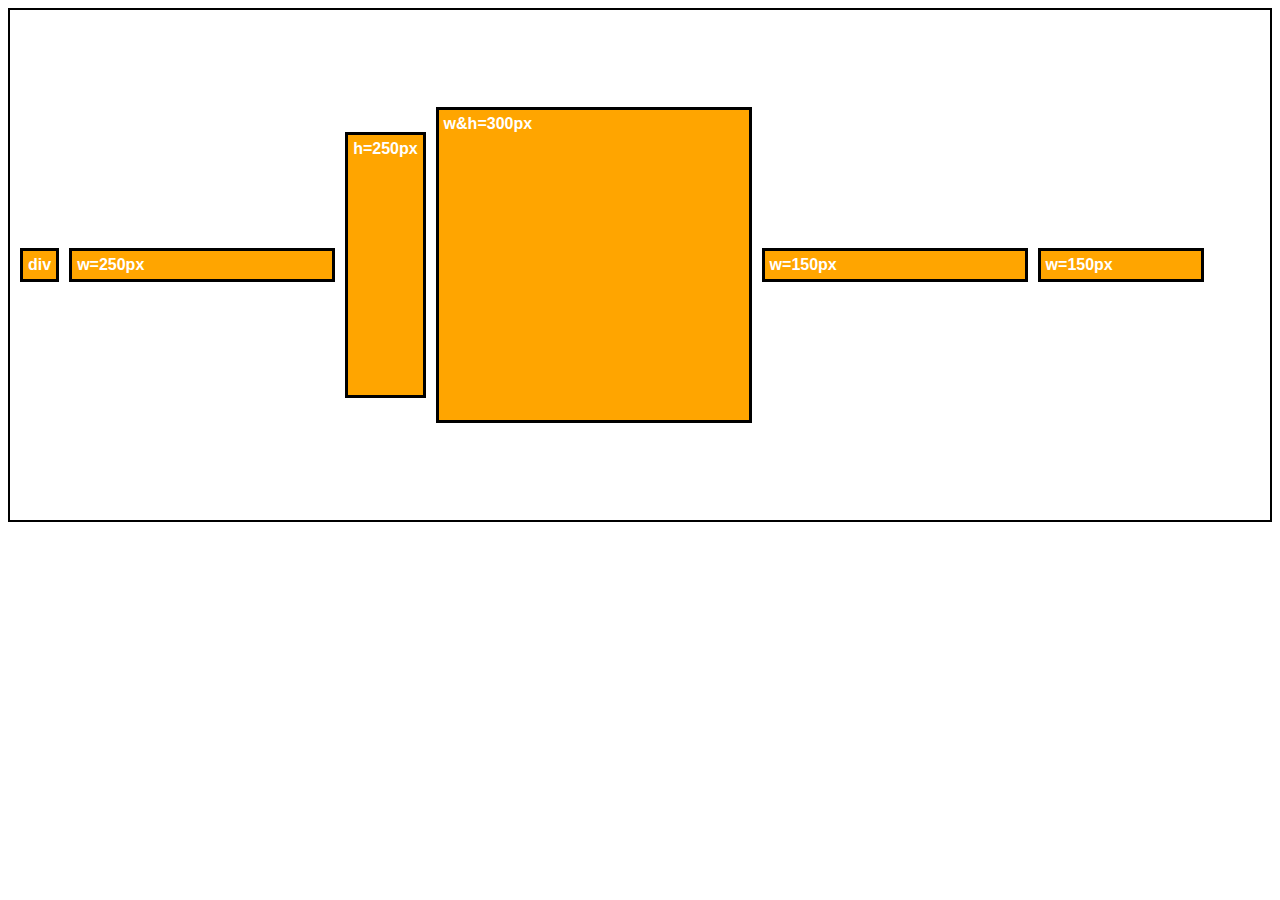
<file: flex.html>
<html>
    <head>
        <link rel='stylesheet' href='flex.css'>
    </head>
    <body>
        <div class="flex-container">
            <div class="item-1">div</div>
            <div class="item-2">w=250px</div>
            <div class="item-3">h=250px</div>
            <div class="item-4">w&h=300px</div>
            <div class="item-5">w=150px</div>
            <div class="item-6">w=150px</div>
        </div>
    </body>
</html>
</file>
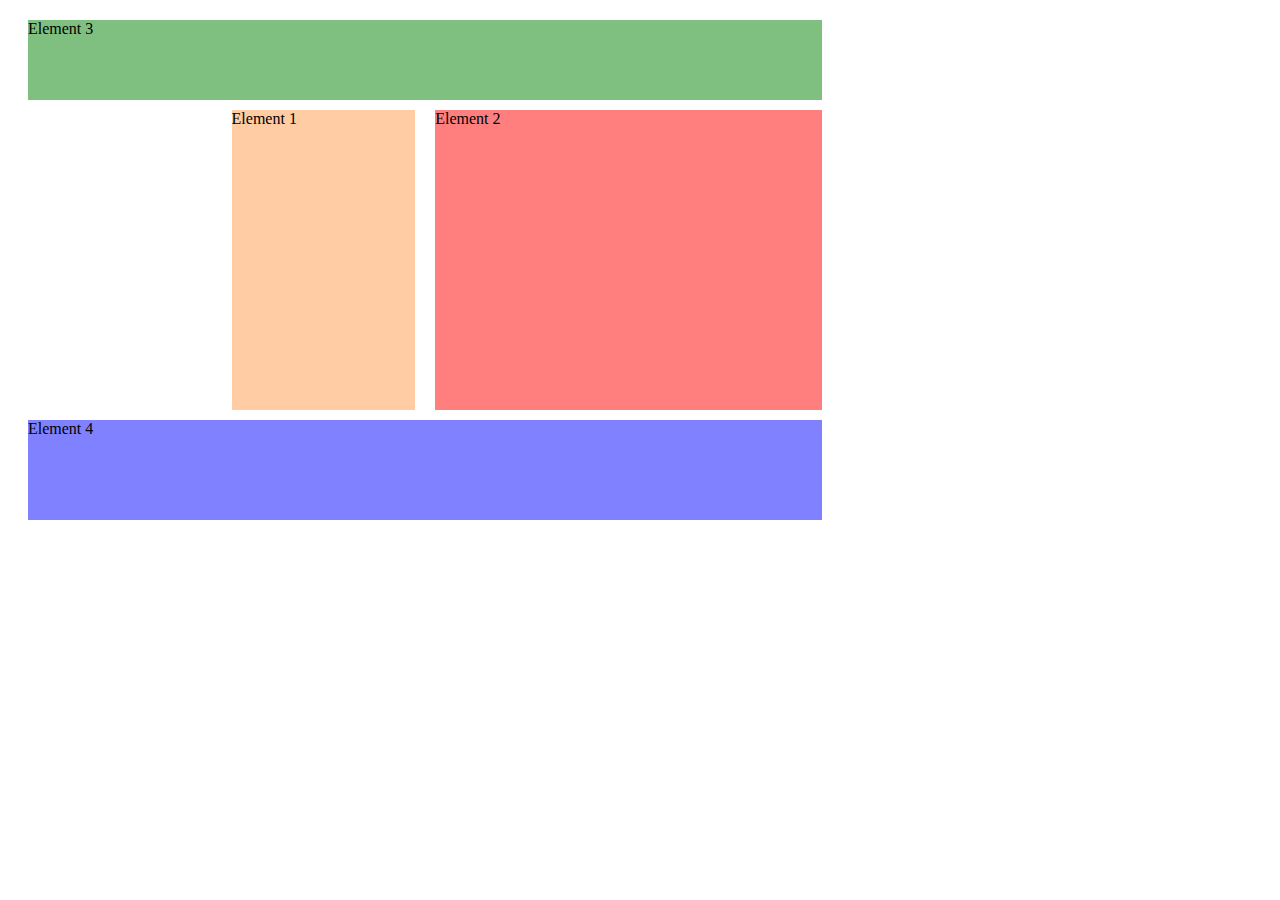
<file: grid_1.html>
<!DOCTYPE html>
<html>
    <head>
        <meta charset="utf-8">
        <meta http-equiv="X-UA-Compatible" content="IE=edge">
        <title>CSS Grid 1</title>
        <meta name="description" content="">
        <meta name="viewport" content="width=device-width, initial-scale=1">
        <link rel="stylesheet" href="grid_1.css">
    </head>
    <body>
        <div class="container">
            <div class="ele1">Element 1</div>
            <div class="ele2">Element 2</div>
            <div class="ele3">Element 3</div>
            <div class="ele4">Element 4</div>
        </div>
    </body>
</html>
</file>
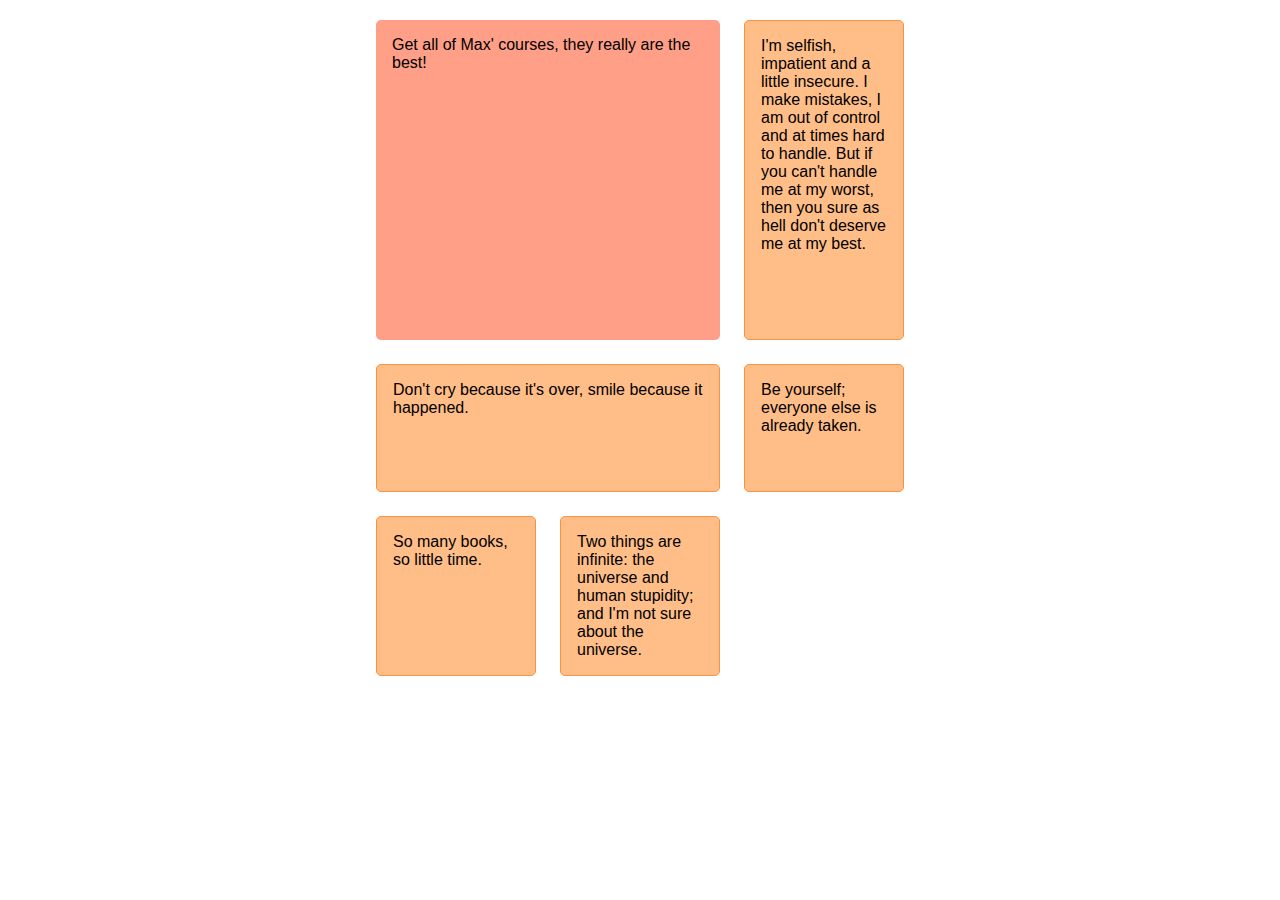
<file: grid_2.html>
<!DOCTYPE html>
<html>
    <head>
        <meta charset="utf-8">
        <meta http-equiv="X-UA-Compatible" content="IE=edge">
        <title>CSS Grid 2</title>
        <meta name="description" content="">
        <meta name="viewport" content="width=device-width, initial-scale=1">
        <link rel="stylesheet" href="grid_2.css">
    </head>
    <body>
        <div class="container">
            <div class="quote quote--featured">Get all of Max' courses, they really are the best!</div>
            <div class="quote">Don't cry because it's over, smile because it happened.</div>
            <div class="quote">I'm selfish, impatient and a little insecure. I make mistakes, I am out of control and at times hard to handle. But if you can't handle me at my worst, then you sure as hell don't deserve me at my best.</div>
            <div class="quote">Be yourself; everyone else is already taken.</div>
            <div class="quote">So many books, so little time.</div>
            <div class="quote">Two things are infinite: the universe and human stupidity; and I'm not sure about the universe.</div>
        </div>    
    </body>
</html>
</file>
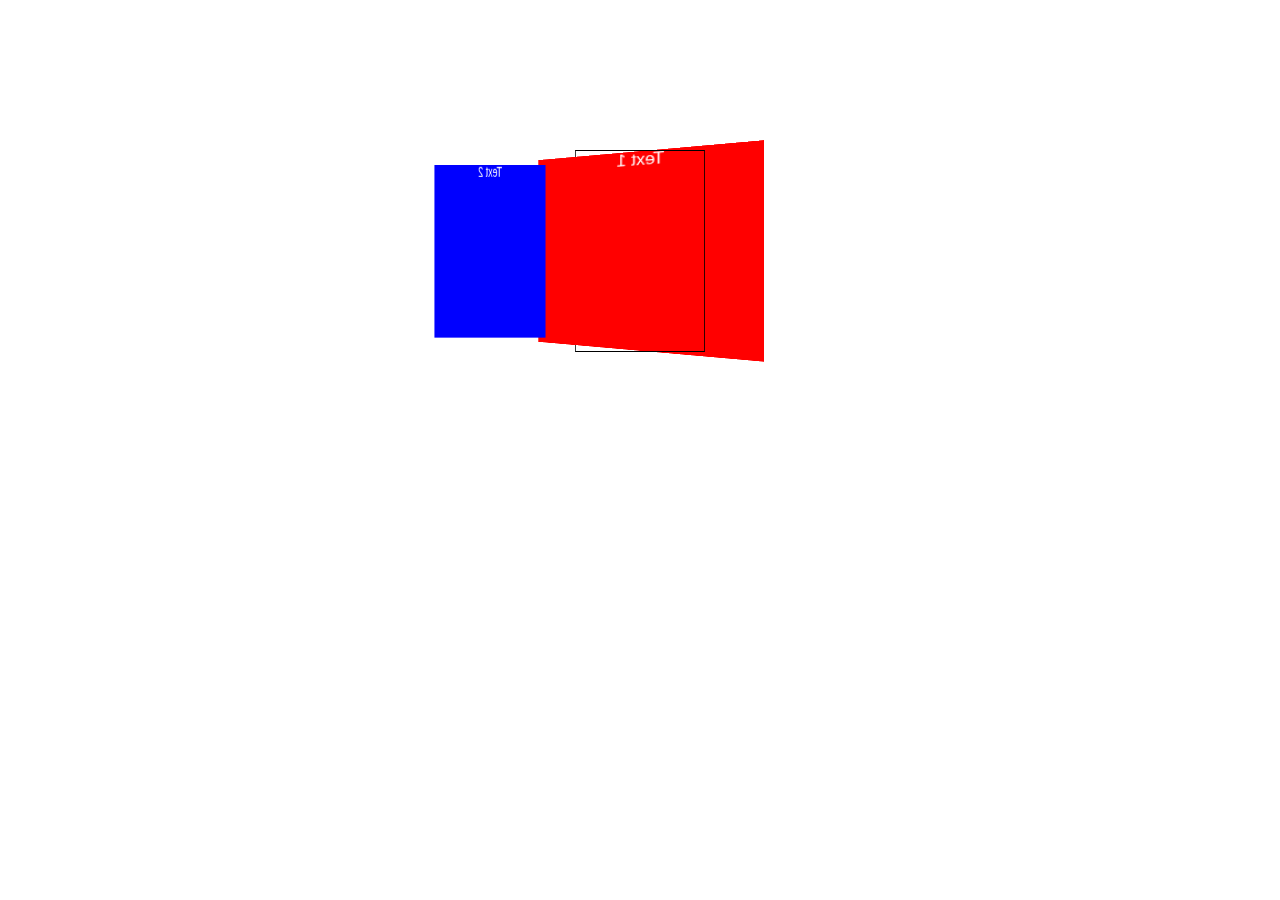
<file: rotate.html>
<!DOCTYPE html>
<html lang="en">
<head>
    <meta charset="UTF-8">
    <meta name="viewport" content="width=device-width, initial-scale=1.0">
    <meta http-equiv="X-UA-Compatible" content="ie=edge">
    <title>CSS Course</title>
    <link rel="stylesheet" href="rotate.css">
</head>
<body>
    <div class="container">
        <div class="box1">
            Text 1
        </div>
        <div class="box2">
            Text 2
        </div>
    </div>
</body>
</html>
</file>
<file: shared.css>
:root {
    --dark-green: #0266029a;
    --viol: blueviolet;
}

* {
    box-sizing: border-box;
}

html {
    height: 100%;
}

body {
    font-family: 'Montserrat', sans-serif;
    margin: 0;
    padding-top: 3.5rem;
}

@supports (display: grid){
    body {
        padding-top: 0;
        height: 100%;
        display: grid;
        grid-template-rows: 3.4rem auto fit-content(8rem);
        grid-template-areas: "header"
                            "main"
                            "footer";
    }
}

main {
    /* grid-row: 2 / 3; */
    grid-area: main;
}

.backdrop {
    /* position: relative; */
    position: fixed;
    top: 0;
    z-index: 100;
    width: 100vw;
    height: 100vh;
    background: rgba(0, 0, 0, 0.5);
    display: none;
}

.main-header {
    background: rgb(59, 172, 224);
    padding: 0.5rem 1rem;
    width: 100%;
    position: fixed;
    top: 0;
    left: 0;
    z-index: 1;
    display: -webkit-box;
    display: -ms-flexbox;
    display: -webkit-flex;
    display: flex;
    align-items: center;
    justify-content: space-between;
}

/* .main-header > div {
    display: inline-block;
    vertical-align: middle;
} */

.toggle-button {
  width: 3rem;
  background: transparent;
  border: none;
  cursor: pointer;
  padding-top: 0;
  padding-bottom: 0;
  vertical-align: middle;
}

.toggle-button:focus {
  outline: none;
}

.toggle-button__bar {
  width: 90%;
  height: 0.2rem;
  background: black;
  display: block;
  margin: 0.45rem 0;
}

.main-brand {
    color: yellow;
    text-decoration: none;
    font-weight: bold;
    /* height: 1.8rem; */
    /* width: 22px; */
    /* display: inline-block;
    vertical-align: middle; */
}

.main-brand img {
    height: 1.8rem;
    vertical-align: middle;
    /* width: 100%; */
    /* margin-top: 7%; */
}

.main-nav {
    display: none;
}

.main-nav__items {
    margin: 0;
    padding: 0;
    list-style: none;
    display: flex;
}

.main-nav__item {
    /* display: inline-block; */
    margin: 0 0.9rem;
}

.main-nav__item a,
.mobile-nav__item a {
    color: yellow;
    text-decoration: none;
    font-weight: bold;
    padding: 0.2rem 0;
}

/* .main-nav__item a::after {
    content: " [Link]";
    color: red;
} */

.main-nav__item a:hover,
.main-nav__item a:active {
    color: black;
    border-bottom: 5px black dashed;
}

/* p::first-letter {
    color: red;
    font-size: 50px;
} */

.main-nav__item--cta {
    animation: wiggle 400ms 3s 8 forwards;
}

.main-nav__item--cta a,
.mobile-nav__item--cta a{
    color: yellow;
    background: var(--viol);
    padding: 0.5rem 1rem;
    border-radius: 8px;
}

.main-nav__item--cta a:hover,
.main-nav__item--cta a:active,
.mobile-nav__item--cta a:hover,
.mobile-nav__item--cta a:active {
    color: var(--viol);
    background: yellow;
    border: none;
}

@media (min-width: 40rem) {
    .toggle-button {
        display: none;
    }

    .main-header {
        padding: 1rem 1rem;
    }

    .main-nav {
        /* display: inline-block;
        text-align: right;
        width: calc(100% - 44px);
        vertical-align: middle; */
        display: flex;
    }
}

.button {
    background: var(--dark-green, #0266029a);
    color: whitesmoke;
    font: inherit;
    border: 2px dotted var(--dark-green);
    padding: 0.5rem;
    border-radius: 6px;
    cursor: pointer;
    font-weight: bold;
}

.button:hover,
.button:active {
    background: whitesmoke;
    color: var(--dark-green);
}

.button:focus {
    outline: none;
}

.button[disabled] {
    cursor: not-allowed;
    border: #a1a1a1;
    background: #ccc;
    color: #a1a1a1;
}

.main-footer {
    background: black;
    padding: 1.9rem;
    margin-top: 2.81rem;
    /* grid-row: 3 / 4; */
    grid-area: footer;
}

.main-footer__links {
    list-style: none;
    margin: 0;
    padding: 0;
    /* text-align: center; */
    display: flex;
    flex-direction: column;
    align-items: center;
}

.main-footer__link {
    display: block;
    margin: 0.5rem 0;
}

.main-footer__link a {
    color: white;
    text-decoration: none;
}

.main-footer__link a:hover,
.main-footer__link a:active {
    color: #ccc;
    /* color: #6f08e4; */
}

.mobile-nav {
  display: none;
  position: fixed;
  z-index: 101;
  top: 0;
  left: 0;
  background: dodgerblue;
  width: 80%;
  height: 100vh;
}

.mobile-nav__items {
  width: 90%;
  height: 100%;
  list-style: none;
  margin: auto;
  padding: 0;
  text-align: center;
  display: flex;
  flex-direction: column;
  /* flex-wrap: wrap; */
  justify-content: center;
}

.mobile-nav__item {
  margin: 1rem 0;
}

.mobile-nav__item a {
  font-size: 1.5rem;
}

.open {
    display: block !important;
    opacity: 1 !important;
    transform: translateY(0) !important;
}

@media (min-width: 40rem) {
    .main-footer__links {
        flex-direction: row;
        justify-content: center;
    }

    .main-footer__link {
        /* display: inline-block; */
        margin: 0 1rem;
    }
}

@keyframes wiggle {
    0% {
        transform: rotateZ(0);
    }
    50% {
        transform: rotateZ(-5deg);
    }
    100% {
        transform: rotateZ(5deg);
    }
}
</file>
<file: main.css>
#product-overview {
    background: linear-gradient(to top, rgba(80, 68, 18, 0.6), transparent),
     url('freedom.jpg') left bottom 48%/cover no-repeat border-box,
     #ff1b68;
    /* background-image: url('freedom.jpg'); */
    /* background-size: cover; */
    /* background-position: center; */
    /* background-position: left bottom 10%; */
    /* background-repeat: no-repeat; */
    /* background-origin: border-box; */ /* in same order */
    /* background-clip: border-box; */
    width: 100%;
    height: 33vh;
    /* padding: 10px; */
    /* margin-top: 2.25rem; */
    position: relative;
    /* border: red dashed 5px; */
}

#product-overview h1 {
    position: absolute;
    bottom: 3%;
    left: 2%;
    font-size: 1.6rem;
}

@media (min-width: 40rem) and (min-height: 30rem){
    #product-overview {
        height: 50vh;
        background-position: 50% 35%;
    }

    #product-overview h1 {
        font-size: 3rem;
    }
}

.section-title {
    color: #2ddf5c;
    text-align: center;
}

.plan {
    background-color: rgba(128, 255, 0, 0.411);
    text-align: center;
    padding: 1rem;
    margin: 0.5rem 0;
    /* display: inline-block; */
    width: 100%;
}

.plan__title {
    color: #026302;
}

.plan__price {
    color: rgba(124, 106, 79, 0.75);
}

.plan--recommended .plan__title {
    color: white;
}

.plan--recommended .plan__price {
    color: #026302;
}

.plan__features {
    list-style: none;
    margin: 0;
    padding: 0;
}

.plan__features li {
    margin: 0.4rem 0;
}

.plan__annotation {
    color: black;
    background-color: blanchedalmond;
    padding: 0.3rem;
    /* box-shadow: 2px 2px 2px 2px rgba(124, 106, 79, 0.75); */
    border-radius: 7px;
    font-size: 1rem;
}

.plan--recommended {
    background-color: rgb(3, 197, 3);
    color: whitesmoke;
}

#product-overview h1 {
    color: white;
    font-family: 'Anton', sans-serif;
}

/* h1 {
    font-family: sans-serif;
} */

@media (min-width: 40rem) {
    .plans__list {
        width: 100%;
        /* margin: auto; */
        text-align: center;
    }

    .plan {
        display: inline-block;
        width: 30%;
        vertical-align: middle;
        min-width: 12rem;
        max-width: 25rem;
    }

    .plan--recommended {
        box-shadow: 2px 2px 2px 2px rgba(0, 0, 0, 0.5);
    }
}

#key-features {
    background: #ff1b68;
    margin-top: 5rem;
    padding: 0.9rem;
}

#key-features .section-title {
    color: white;
    margin: 1.9rem;
}

.key-feature__list {
    list-style: none;
    margin: 0;
    padding: 0;
    text-align: center;
}

.key-feature__image {
    background: #e28e8e;
    width: 125px;
    height: 125px;
    border: 2px solid #424242;
    border-radius: 50%;
    margin: 0 auto;
    padding: 1.25rem;
}

.key-feature__desc {
    text-align: center;
    font-weight: bold;
    color: white;
    font-size: 1.25rem;
}

@media (min-width: 40rem) {
    .key-feature {
        display: inline-block;
        width: 30%;
        vertical-align: top;
        max-width: 25rem;
    }
}

.modal {
  position: fixed;
  z-index: 200;
  top: 20%;
  left: 30%;
  width: 40%;
  background: white;
  padding: 1rem;
  border: 1px solid #ccc;
  box-shadow: 1px 1px 1px rgba(0, 0, 0, 0.5);
  opacity: 0;
  transform: translateY(-3rem);
  transition: opacity 200ms ease-out 1s, transform 0.5s ease-out 1s;
}

.modal__title {
  text-align: center;
  margin: 0 0 1rem 0;
}

.modal__actions {
  text-align: center;
}

.modal__action {
  border: 1px solid #0e4f1f;
  background: #0e4f1f;
  text-decoration: none;
  color: white;
  font: inherit;
  padding: 0.5rem 1rem;
  cursor: pointer;
}

.modal__action:hover,
.modal__action:active {
  background: #2ddf5c;
  border-color: #2ddf5c;
}

.modal__action--negative {
  background: red;
  border-color: red;
}

.modal__action--negative:hover,
.modal__action--negative:active {
  background: #ff5454;
  border-color: #ff5454;
}
</file>
<file: customers/customers.css>
.testimonial {
    /* font-size: 20px; */
    font-size: 1.2rem;
}

.testimonial__image-container {
    width: 60%;
    max-width: 40rem;
    box-shadow: 3px 3px 6px 3px rgba(0, 0, 0, 0.4);
    transform: skew(20deg);
    overflow: hidden;
}

.testimonial__image {
    width: 100%;
    vertical-align: top; /* or 'bottom' */
    transform: skew(-20deg) scale(1.549);
}

/* .testimonial__list {
    width: 80%;
    margin: auto;
} */

.testimonial:first-of-type {
    margin-top: 6rem;
}

.testimonial__info {
    text-align: right;
    padding: 0.9rem;
    /* display: inline-block; */
    /* vertical-align: middle; */
    /* width: 30%; */
}

#customer-1:hover .testimonial__image-container{
    animation: flipCust 1s ease-out forwards;
}

#customer-2.testimonial {
    text-align: right;
}

#customer-2 .testimonial__info {
    text-align: left;
}

.testimonial__name {
    margin: 0.2rem;
    color: #ff5454;
    font-size: 2rem;
}

.testimonial__subtitle {
    margin: 0;
    /* font-size: 18px; */
    font-size: 1.1rem;
    color: #ccc;
}

.testimonial__subtitle a {
    color: inherit;
    text-decoration: none;
}

.testimonial__subtitle a:hover,
.testimonial__subtitle a:active {
    color: #7a7a7a;
}

.testimonial__text {
    margin: 0.2rem;
}
  
@media (min-width: 40rem) {
    .testimonial {
        margin: 3rem auto;
        max-width: 61rem;
        display: flex;
        align-items: center;
        justify-content: space-around;
    }

    .testimonial__image-container {
        width: 66%;
    }

    .testimonial__info {
        width: 30%;
    }
}

@keyframes flipCust {
    0% {
        transform: rotateY(0) skew(20deg);
    }
    50% {
        transform: rotateY(160deg) skew(20deg);
    }
    100% {
        transform: rotateY(360deg) skew(20deg);
    }
}
</file>
<file: packages/packages.css>
.bg {
    background: url('../plans-background.jpg') center/cover;
    filter: grayscale(10%);
    width: 100vw;
    height: 100vh;
    position: fixed;
    z-index: -1;
}

main {
    padding: 2rem 0;
}

.plan {
    display: block;
    border: #025702 solid 3px;
    border-left: none;
    background: #99da7f;
    width: 80%;
    margin: 0.9rem 0;
    padding: 1.9rem;
    position: relative;
    overflow: hidden;
}

.plan:hover, 
.plan:active {
    box-shadow: 2px 2px 4px rgba(0, 0, 0, 0.5);
    border-color: #ec6868;
}

.plan a {
    text-decoration: none;
}

.plan__badge {
    position: absolute;
    top: 0;
    right: 0;
    margin: 0;
    width: 12rem;
    text-align: center;
    font-size: 0.7rem;
    color: wheat;
    background: #ff5454;
    padding: 0.6rem;
    transform: rotate(45deg) translate(3.6rem, -1.5rem);
    transform-origin: center;
    /* transform-origin: left top; */
    /* transform-origin: 25% 50%; */
}

.plan__header {
    color: black;
    font-size: 1.3rem;
}

.plan__header-2 {
    color: #706e6e;
    font-size: 1.25rem;
}

.plan__desc {
    background: white;
    border: #024908 solid 1.5px;
    padding: 1rem;
    color: black;
    font-size: 1rem;
}

.plan-free {
    background: #b9e2a8;
    float: right;
    border-right: none;
    border-left: #025702 solid 3px;
    text-align: right;
}

.clearfloats {
    clear: both;
}

.plan-premium {
    background: #024b02;
}

.plan-premium .plan__header {
    color: white;
}

.plan-premium .plan__header-2 {
    color: #a19e9e;
}

@media (min-width: 40rem) {
    main {
        margin: 3rem auto;
        max-width: 61rem;
    }
}

@media (min-width: 61rem) {
    .plan {
        border-left: #025702 solid 3px;
    }

    .plan-free {
        border-right: #025702 solid 3px;
    }
}
</file>
<file: start-hosting/start-hosting.css>
main {
    padding-top: 1rem;
}

.signup-title {
    text-align: center;
    font-size: 1.5rem;
    color: #ff5454;
}

.signup-form {
    padding: 1rem;
    display: grid;
    grid-auto-rows: 2rem;
    grid-row-gap: 0.5rem;
}

.signup-form label {
    font-weight: bold;
}

.signup-form label,
.signup-form select,
.signup-form input {
    display: block;
    width: 100%;
}

/* .signup-form input[type="checkbox"] */
.signup-form input[id*="terms"],
.signup-form input[id*="terms"] + label {
    display: inline-block;
    width: auto;
    vertical-align: bottom;
}

.signup-form input:not([type="checkbox"]),
.signup-form select {
    border: 1px solid #ccc;
    padding: 0.2rem 0.5rem;
    font: inherit;
}

.signup-form input:focus,
.signup-form select:focus {
    outline: none;
    background-color: #d8f3df;
    border-color: rgb(59, 172, 224);
}

.signup-form input[type="checkbox"] {
    border: 1px solid #ccc;
    background: white;
    width: 1rem;
    height: 1rem;
    -webkit-appearance: none;
    -moz-appearance: none;
    appearance: none;
}

.signup-form input[type="checkbox"]:checked {
    background: rgb(59, 172, 224);
    border: blue;
}

.signup-form input.invalid,
.signup-form select.invalid,
.signup-form :invalid {
    border-color: red !important;
    background-color: #f39e97;
}

.signup-form button[type="submit"] {
    display: block;
}

@media (min-width: 40rem) {
    .signup-form {
        margin: auto;
        width: 30rem;
        grid-template-columns: 10rem auto;
        grid-row-gap: 1rem;
        grid-column-gap: 0.5rem;
    }

    .signup-form [id="title"] {
        grid-column: span 2;
    }

    .signup-form__checkbox {
        grid-column: span 2;
    }
}
</file>
<file: flex.css>
.flex-container {
    border: 2px solid black;
    padding: 5px;
    height: 500px;
    font-family: sans-serif;
    font-weight: bold;
    color: white;
    display: flex;
    flex-direction: row;
    flex-wrap: nowrap;
    /* MAIN AXIS */
    justify-content: flex-start;
    /* CROSS AXIS */
    align-items: center;
    /* align-content: center; */
}
  
.item-1 {
    background-color: orange;
    border: 3px solid black;
    padding: 5px;
    margin: 5px;
}

.item-2 {
    background-color: orange;
    border: 3px solid black;
    padding: 5px;
    width: 250px;
    margin: 5px;
}

.item-3 {
    background-color: orange;
    border: 3px solid black;
    margin: 5px;
    padding: 5px;
    height: 250px;
    /* align-self: flex-end; */
}

.item-4 {
    background-color: orange;
    border: 3px solid black;
    margin: 5px;
    padding: 5px;
    width: 300px;
    height: 300px;
    /* order: 1; */
}

.item-5 {
    background-color: orange;
    border: 3px solid black;
    margin: 5px;
    padding: 5px;
    width: 150px;
    /* flex-grow: 1; */
    /* flex-shrink: 0; */
    /* flex-basis: 20%; */
    flex: 0 1 20%;
}

/* Flex-grow: 1+4 = 5 parts distributed in 1:4 way */

.item-6 {
    background-color: orange;
    border: 3px solid black;
    margin: 5px;
    padding: 5px;
    width: 150px;
    /* order: -2; */
    /* flex-grow: 4; */
    flex-shrink: 0;
}
</file>
<file: grid_1.css>
.container {
    margin: 20px;
    display: grid;
    /* height: 200px; */
    height: 500px;
    /* width: 500px; */
    /* grid-template-columns: 200px 2fr 20% 1fr; */
    /* grid-template-columns: repeat(4, 25%); */
    /* grid-template-columns: repeat(4, [col-start] 25% [col-end]); */
    grid-template-columns: [hd-start] repeat(4, [col-start] 15% [col-end]) [hd-end];
    /* grid-template-rows: 5rem auto; */
    /* grid-template-rows: [row-1-start] 5rem [row-1-end row-2-start] minmax(10px, auto) [row-2-end row-3-start] 100px [row-3-end]; */
    grid-template-rows: [hd-start] 5rem [hd-end row-2-start] minmax(10px, auto) [row-2-end row-3-start] 100px [row-3-end];
    /* grid-template-rows: 5rem minmax(10px, 200px) 100px; */
    /* grid-row-gap: 10px;
    grid-column-gap: 20px; */
    grid-gap: 10px 20px; /* Single value for both row & column */
    grid-template-areas: "header header header header"
                         ". side main main"
                         "footer footer footer footer";
    /* justify-items: stretch;
    align-items: stretch; */
    /* justify-content: center;
    align-content: center; */
}

@media (max-width: 40rem) {
    .container {
        grid-template-rows: [hd-start] 5rem [hd-end row-2-start] minmax(10px, auto) [row-2-end row-3-start] 150px [row-3-end row-4-start] 100px [row-4-end];
        grid-template-areas: "header header header header"
                         "main main main main"
                         "side side side side"
                         "footer footer footer footer";
    }
}

.ele1 {
    background: rgba(255, 154, 72, 0.5);
    /* grid-column: col-start 2 / col-end 2; */
    grid-area: side;
}

.ele2 {
    background: rgba(255, 0, 0, 0.5);
    /* grid-column-start: 1;
    grid-column-end: -1;
    grid-column: 1 / -1; */

    /* grid-row-start: row-2-start;
    grid-row-end: span 1; */

    z-index: 5;

    grid-area: main;

    /* justify-self: center;
    align-self: center; */
}

.ele3 {
    background: rgba(0, 128, 0, 0.5);
    /* grid-row-start: 1;
    grid-column-start: 2;
    grid-row-end: row-2-end;
    grid-column-end: span 3; 
    grid-area: 1 / 2 / row-2-end / span 3; */

    /* grid-area: header; */

    grid-area: hd;
}

.ele4 {
    background: rgba(0, 4, 255, 0.5);
    grid-area: footer;
}
</file>
<file: grid_2.css>
.container {
    margin: 20px;
    display: grid;
    grid-template-columns: repeat(3, 10rem);
    /* grid-template-columns: repeat(auto-fill, 10rem); */
    /* grid-template-columns: repeat(auto-fit, 10rem); */
    grid-template-rows: 20rem;
    justify-content: center;
    grid-gap: 1.5rem;
    grid-auto-rows: minmax(8rem, auto);
    grid-auto-flow: row dense;
    /* grid-auto-flow: column;
    grid-auto-columns: 5rem; */
}

.quote {
  border: 1px solid #fa923f;
  background: #ffbd87;
  font-family: sans-serif;
  padding: 1rem;
  border-radius: 5px;
}

.quote:nth-of-type(2) {
    grid-column: span 2;
}

.quote--featured {
  border: #ff4213;
  background: #ff9f87;
  grid-column: span 2;
}
</file>
<file: rotate.css>
.container {
    position: relative;
    margin: 150px auto;
    border: 1px solid black;
    width: 200px;
    height: 200px;
    perspective: 1000px;
    perspective-origin: 500px;
    transform: rotateY(130deg);
    transform-style: preserve-3d;
}

.box1 {
    position: absolute;
    background: red;
    width: 100%;
    height: 100%;
    color: white;
    font-family: sans-serif;
    text-align: center;
    /* transform: perspective(1000px) rotateX(0deg) rotateY(80deg); */
    /* transform: rotateX(30deg) rotateY(80deg) rotateZ(30deg); */
    transform: rotateY(80deg);
    backface-visibility: visible;
}

.box2 {
    position: absolute;
    background: blue;
    width: 100%;
    height: 100%;
    color: white;
    font-family: sans-serif;
    text-align: center;
    transform: translateX(1rem) translateZ(-10rem);
}
</file>
